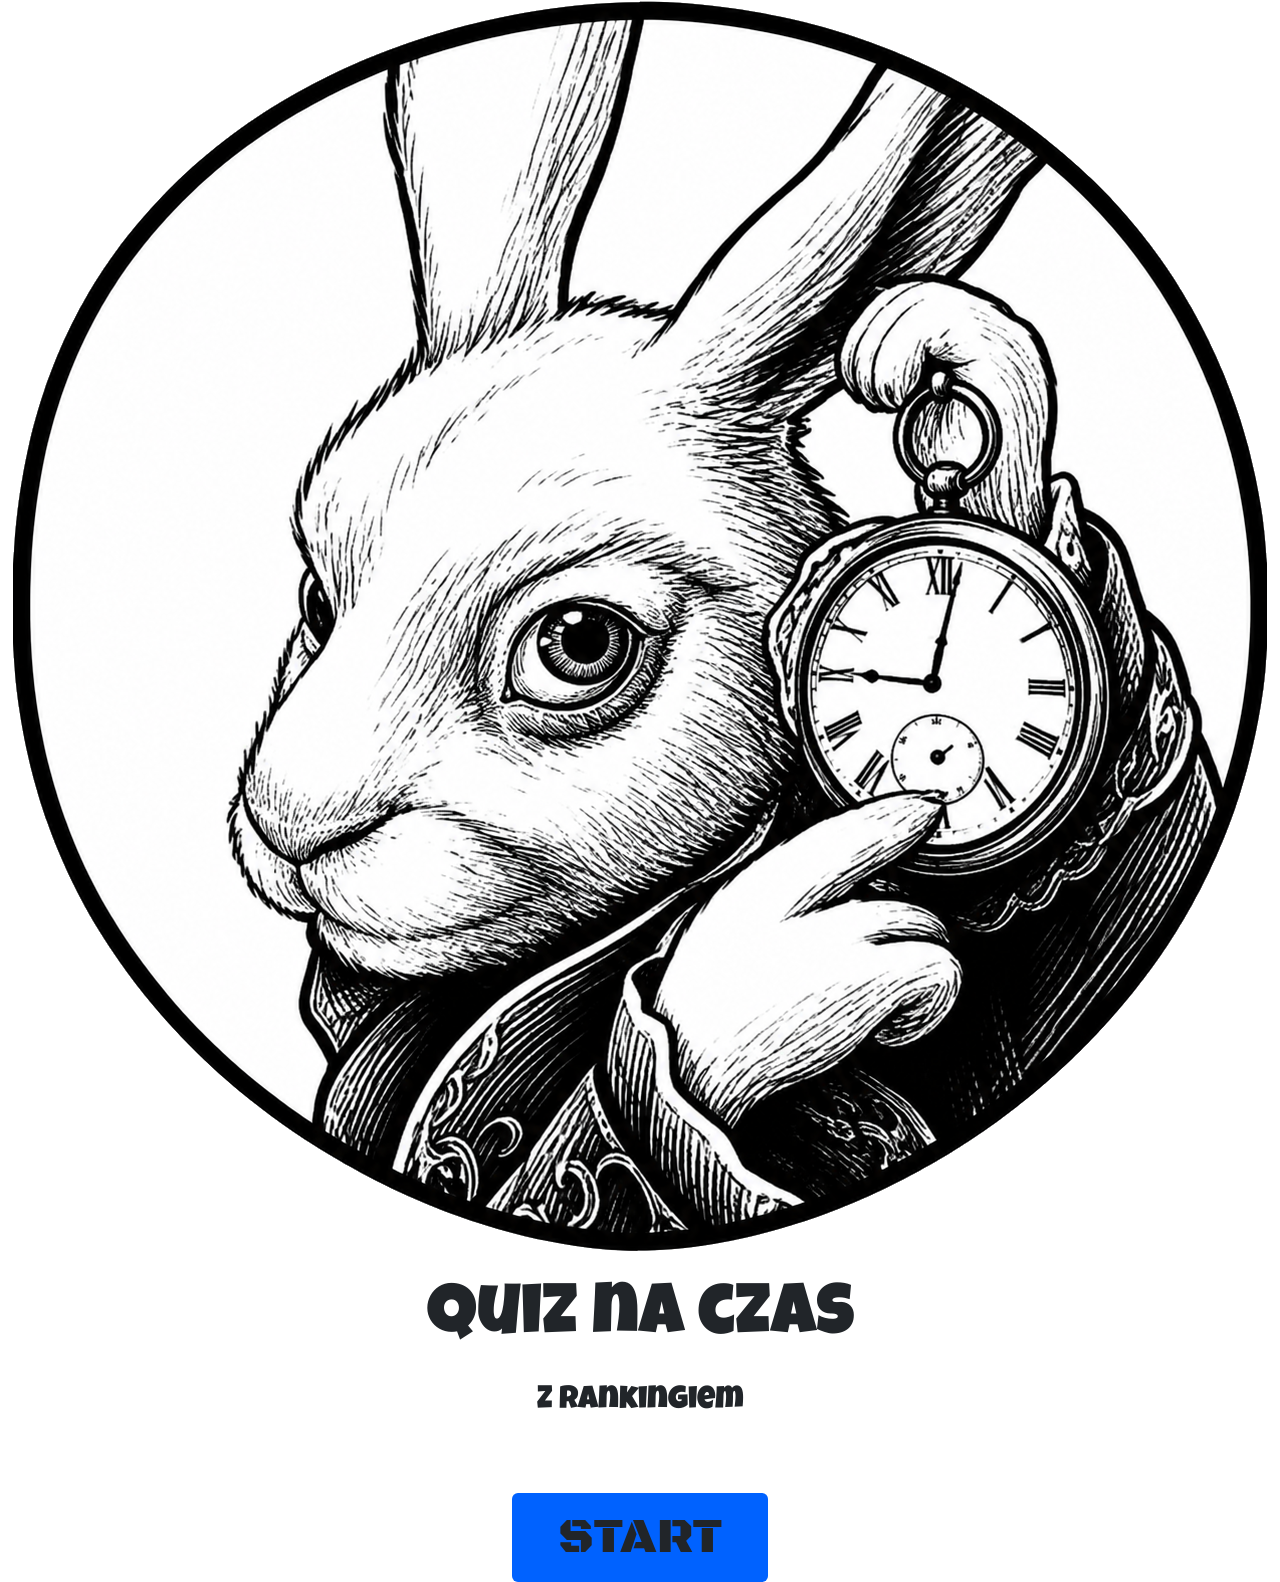
<file: index.html>
<!DOCTYPE html>
<html lang="pl">
<head>
    <meta charset="UTF-8">
    <meta name="viewport" content="width=device-width, initial-scale=1.0">
    <link rel="shortcut icon" href="img/White-rabbit-with-watch.png" type="image/x-icon">
    <link href="https://cdn.jsdelivr.net/npm/bootstrap@5.3.8/dist/css/bootstrap.min.css" rel="stylesheet" integrity="sha384-sRIl4kxILFvY47J16cr9ZwB07vP4J8+LH7qKQnuqkuIAvNWLzeN8tE5YBujZqJLB" crossorigin="anonymous">
    <link rel="preconnect" href="https://fonts.googleapis.com">
    <link rel="preconnect" href="https://fonts.gstatic.com" crossorigin>
    <link href="https://fonts.googleapis.com/css2?family=Black+Ops+One&family=Luckiest+Guy&display=swap" rel="stylesheet">
    <link rel="stylesheet" href="styles/main.css">
    <title>Quiz na czas z rankingiem</title>
</head>
<body>
    <div id="Container">
            <img src="img/White-rabbit-with-watch.png" alt="Biały królik z zegarkiem">
            <div id="title">
                <h1>Quiz na czas</h1>
                <h3>Z rankingiem</h3>
            </div>
            <!-- Kod z bootstrapa \/ -->
        <button class="btn my-button" onclick="window.location.href='topic.html'">START</button>
    </div>
</body>
</html>
</file>
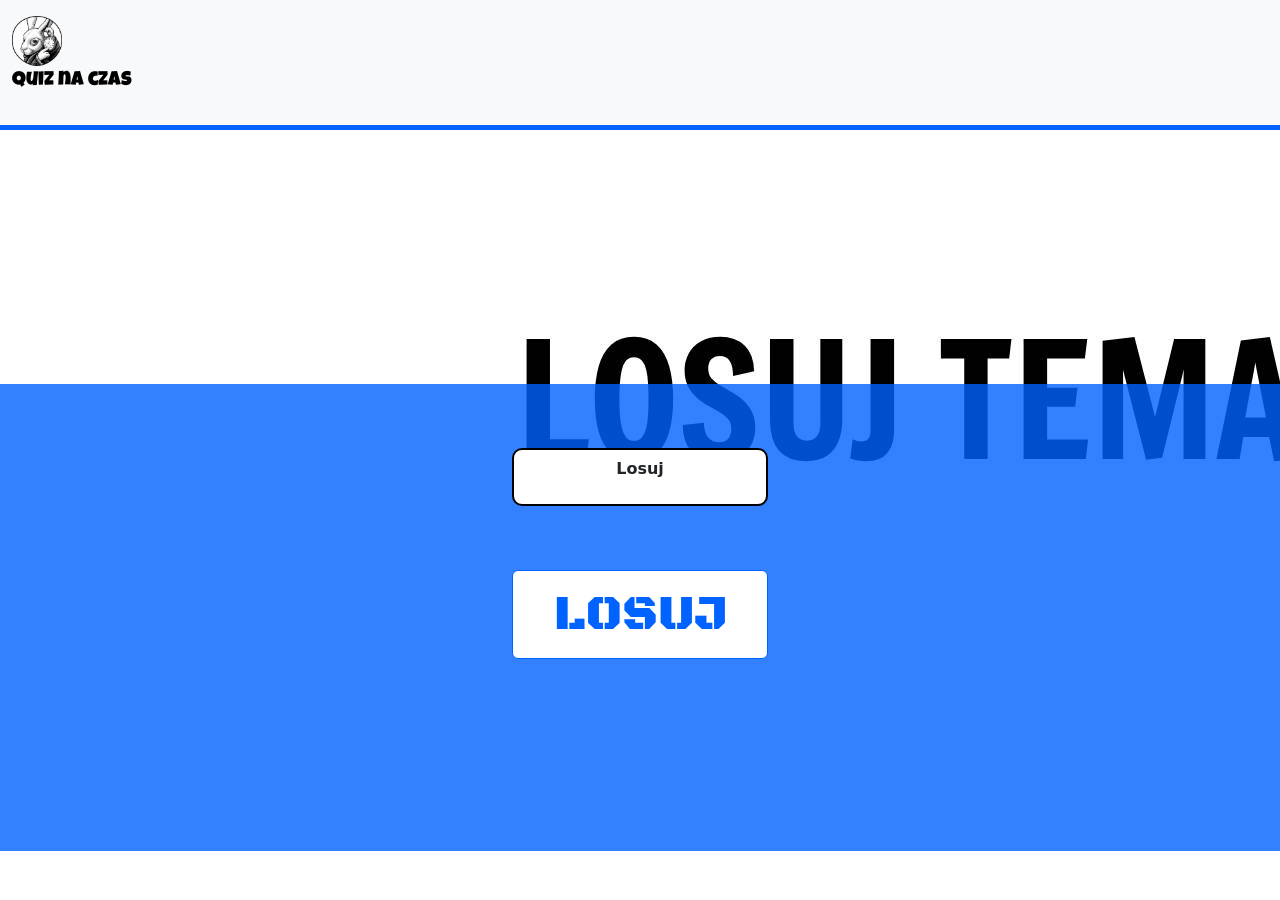
<file: topic.html>
<!DOCTYPE html>
<html lang="pl">
<head>
    <meta charset="UTF-8">
    <meta name="viewport" content="width=device-width, initial-scale=1.0">
    <link rel="shortcut icon" href="img/White-rabbit-with-watch.png" type="image/x-icon">
    <link href="https://cdn.jsdelivr.net/npm/bootstrap@5.3.8/dist/css/bootstrap.min.css" rel="stylesheet" integrity="sha384-sRIl4kxILFvY47J16cr9ZwB07vP4J8+LH7qKQnuqkuIAvNWLzeN8tE5YBujZqJLB" crossorigin="anonymous">
    <link rel="preconnect" href="https://fonts.googleapis.com">
    <link rel="preconnect" href="https://fonts.gstatic.com" crossorigin>
    <link href="https://fonts.googleapis.com/css2?family=Black+Ops+One&family=Luckiest+Guy&display=swap" rel="stylesheet">
    <link rel="stylesheet" href="styles/topic.css">
    <title>Quiz na czas z rankingiem | Losuj temat</title>
</head>
<body>
    <div id="navBar">
        <!-- Kod z bootstrapa \/-->
            <nav class="navbar navbar-light bg-light fixed-top" style="border-bottom: 5px solid #0062ff;">
                <div class="container-fluid">
                    <a class="navbar-brand" href="index.html">
                        <img src="img/White-rabbit-with-watch.png" alt="" width="50" height="50" class="d-inline-block align-text-top">
                        <p>Quiz na czas</p>
                    </a>
                </div>
            </nav>
    </div>
    <div id="Container">
        <div id="displayDraw">
            <div id="displayDrawResult">
                <p>Losuj</p>
            </div>
            <button class="btn my-button">LOSUJ</button>
        </div>
        <footer>

        </footer>
    </div>
</body>
</html>
</file>
<file: styles/main.css>
* {
    margin: 0;
}

#Container {
    text-align: center;
    display: grid;
    justify-items: center;
    align-items: center;
    grid-template-columns: 100%;
    grid-template-areas:
    "logo" 
    "title"
    "startButton"
}

#title h1 {
    width: 100%;
    height: 50%;
    margin-top: 5%;
    grid-area: title;
    font-size: 450%;
    font-family: "Luckiest Guy";
}
#title h3 {
    width: 100%;
    height: 50%;
    margin-top: 5%;
    grid-area: title;
    font-size: 200%;
    font-family: "Luckiest Guy";
}

.my-button {
    margin-top: 5%;
    grid-area: startButton;
    background-color: #0062ff;
    font-family: "Black Ops One";
    font-size: 50px;
    width: 20%;
}

.my-button:hover {
    background-color: transparent;
    color: #0062ff;
    border-color: #0062ff;
    transform: scale(1.05);
}

.Container img {
    margin-top: 2%;
    width: 20%;
}
</file>
<file: styles/topic.css>
* {
    margin: 0;
}

#Container {
    display: grid;
    grid-template-columns: 100%;
    justify-items: center;
    align-items: center;
    grid-template-areas: 
    "displayDraw"
    "footer";
}

body {
    background-image: url(../img/backgroundLosujProjekt.jpg);
    background-attachment: fixed;
}

a p {
    font-size: 100%;
    font-family: "Luckiest Guy";
}

.my-button {
    grid-area: startButton;
    margin-top: 5%;
    color: #0062ff;
    background-color: #ffffff;
    border-color: #0062ff;
    font-family: "Black Ops One";
    font-size: 50px;
    width: 20%;
}

.my-button:hover {
    background-color: transparent;
    color: #0062ff;
    background-color: #ffffff;
    border-color: #0062ff;
    transform: scale(1.05);
}


#displayDraw {
    grid-area: displayDraw;
    width: 100%;
    margin-top: 30%;
    padding: 5% 0 15% 0;
    background-color: rgb(0, 98, 255, 0.8);
    display: flex;
    flex-direction: column;
    align-items: center;
}

#displayDrawResult {
    width: 20%;
    text-align: center;
    margin: 0 45% 0 45%;
    background-color: #ffffff;
    border: 5px solid #0062ff;
    border: 2px solid black;
    border-radius: 10px;
    padding: 7px;
}

#displayDrawResult p {
    font-weight: bold;
}

footer {
    grid-area: footer
}
</file>
